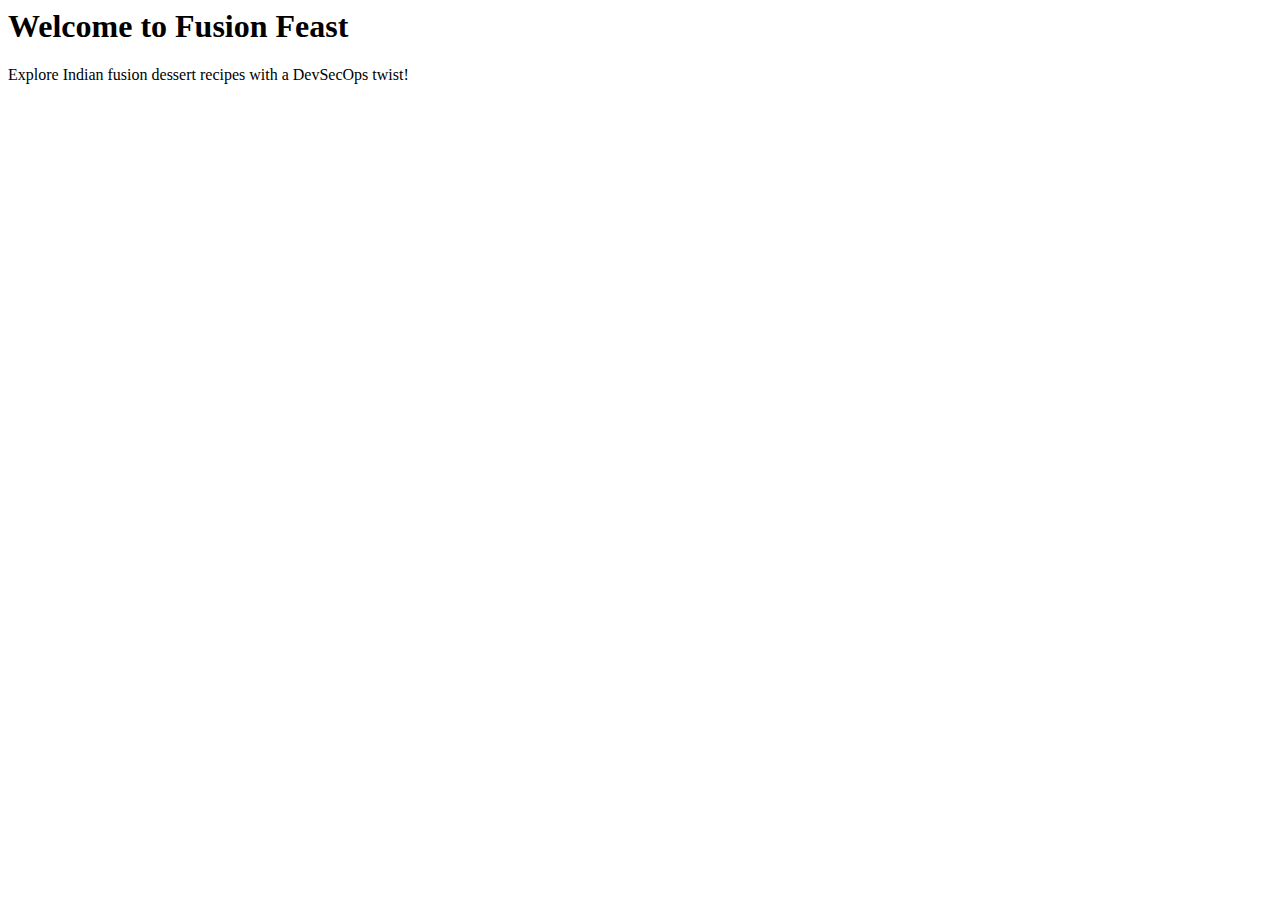
<file: website/index.html>
<!-- website/index.html -->
<html>
  <head><title>Fusion Feast</title></head>
  <body>
    <h1>Welcome to Fusion Feast</h1>
    <p>Explore Indian fusion dessert recipes with a DevSecOps twist!</p>
  </body>
</html>
</file>
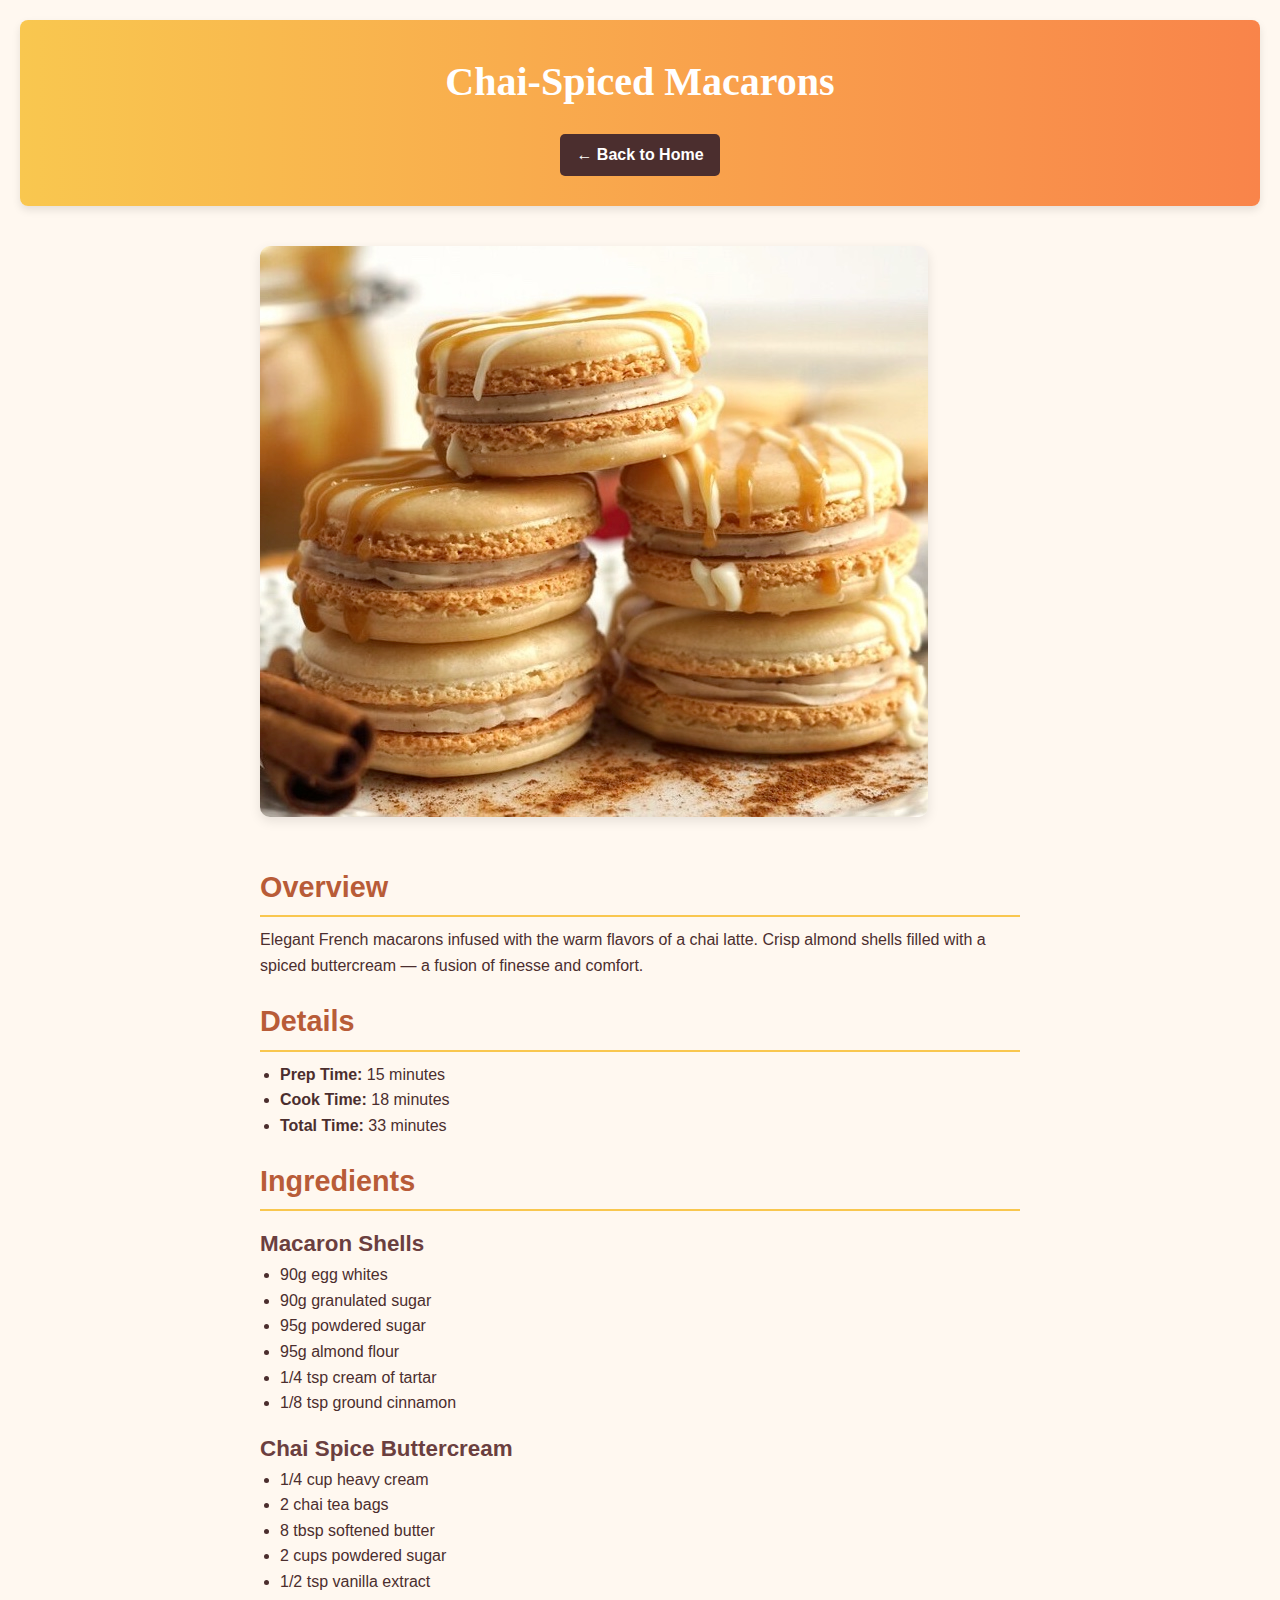
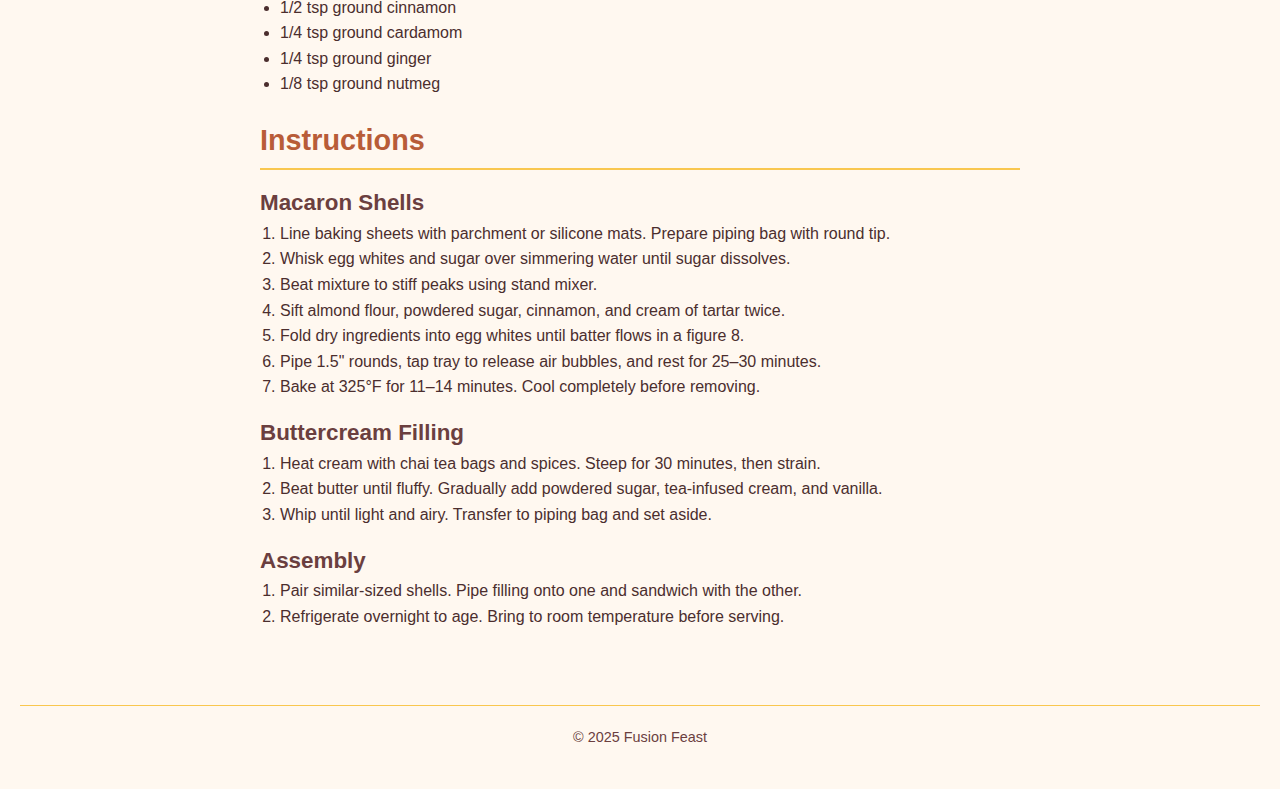
<file: website/recipes/chai-macarons.html>
<!DOCTYPE html>
<html lang="en">
<head>
  <meta charset="UTF-8" />
  <meta name="viewport" content="width=device-width, initial-scale=1.0" />
  <title>Chai-Spiced Macarons</title>
  <link rel="stylesheet" href="../style.css" />
</head>
<body>
  <header>
    <h1>Chai-Spiced Macarons</h1>
    <a href="../index.html">← Back to Home</a>
  </header>

  <main>
    <section class="recipe">
      <img src="../images/chai.jpg" alt="Chai Macrons" />
      <h2>Overview</h2>
      <p>Elegant French macarons infused with the warm flavors of a chai latte. Crisp almond shells filled with a spiced buttercream — a fusion of finesse and comfort.</p>

      <h2>Details</h2>
      <ul>
        <li><strong>Prep Time:</strong> 15 minutes</li>
        <li><strong>Cook Time:</strong> 18 minutes</li>
        <li><strong>Total Time:</strong> 33 minutes</li>
      </ul>

      <h2>Ingredients</h2>
      <h3>Macaron Shells</h3>
      <ul>
        <li>90g egg whites</li>
        <li>90g granulated sugar</li>
        <li>95g powdered sugar</li>
        <li>95g almond flour</li>
        <li>1/4 tsp cream of tartar</li>
        <li>1/8 tsp ground cinnamon</li>
      </ul>

      <h3>Chai Spice Buttercream</h3>
      <ul>
        <li>1/4 cup heavy cream</li>
        <li>2 chai tea bags</li>
        <li>8 tbsp softened butter</li>
        <li>2 cups powdered sugar</li>
        <li>1/2 tsp vanilla extract</li>
        <li>1/2 tsp ground cinnamon</li>
        <li>1/4 tsp ground cardamom</li>
        <li>1/4 tsp ground ginger</li>
        <li>1/8 tsp ground nutmeg</li>
      </ul>

      <h2>Instructions</h2>
      <h3>Macaron Shells</h3>
      <ol>
        <li>Line baking sheets with parchment or silicone mats. Prepare piping bag with round tip.</li>
        <li>Whisk egg whites and sugar over simmering water until sugar dissolves.</li>
        <li>Beat mixture to stiff peaks using stand mixer.</li>
        <li>Sift almond flour, powdered sugar, cinnamon, and cream of tartar twice.</li>
        <li>Fold dry ingredients into egg whites until batter flows in a figure 8.</li>
        <li>Pipe 1.5" rounds, tap tray to release air bubbles, and rest for 25–30 minutes.</li>
        <li>Bake at 325°F for 11–14 minutes. Cool completely before removing.</li>
      </ol>

      <h3>Buttercream Filling</h3>
      <ol>
        <li>Heat cream with chai tea bags and spices. Steep for 30 minutes, then strain.</li>
        <li>Beat butter until fluffy. Gradually add powdered sugar, tea-infused cream, and vanilla.</li>
        <li>Whip until light and airy. Transfer to piping bag and set aside.</li>
      </ol>

      <h3>Assembly</h3>
      <ol>
        <li>Pair similar-sized shells. Pipe filling onto one and sandwich with the other.</li>
        <li>Refrigerate overnight to age. Bring to room temperature before serving.</li>
      </ol>
    </section>
  </main>

  <footer>
    <p>© 2025 Fusion Feast</p>
  </footer>
</body>
</html>
</file>
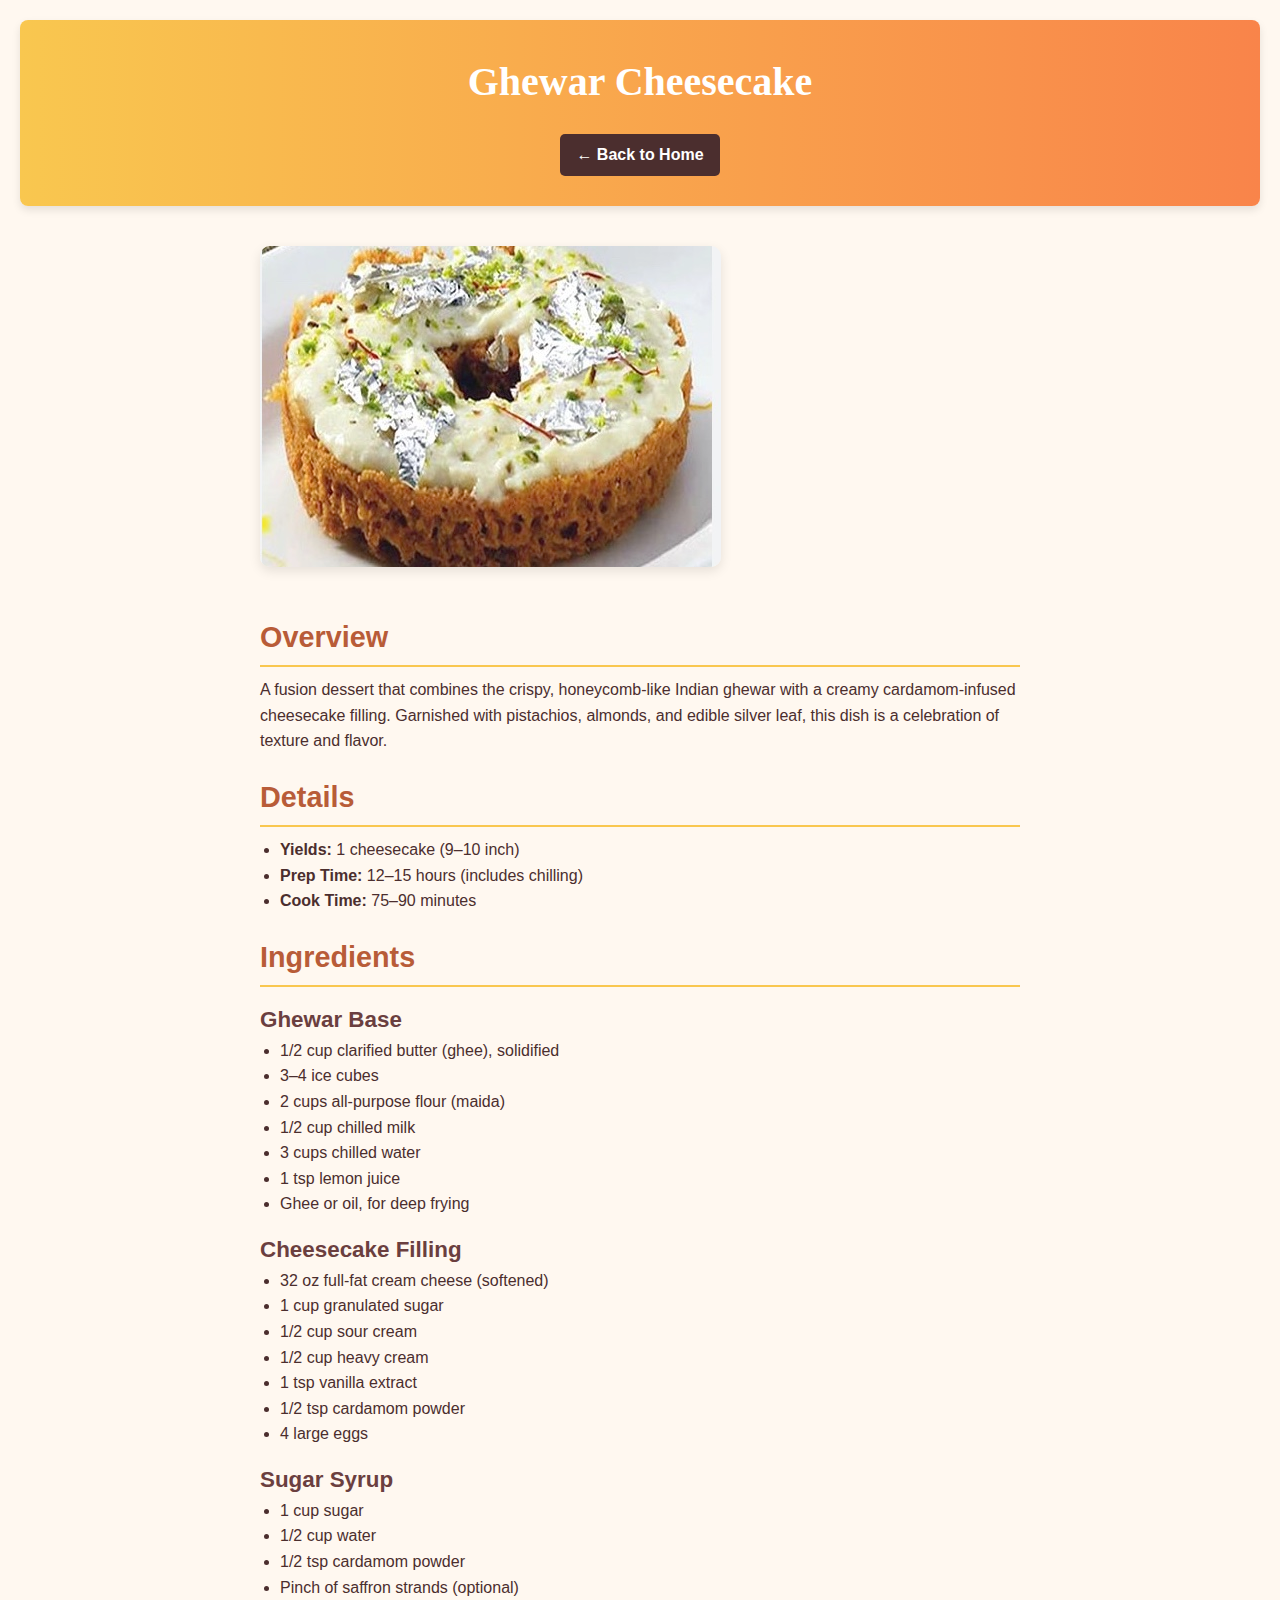
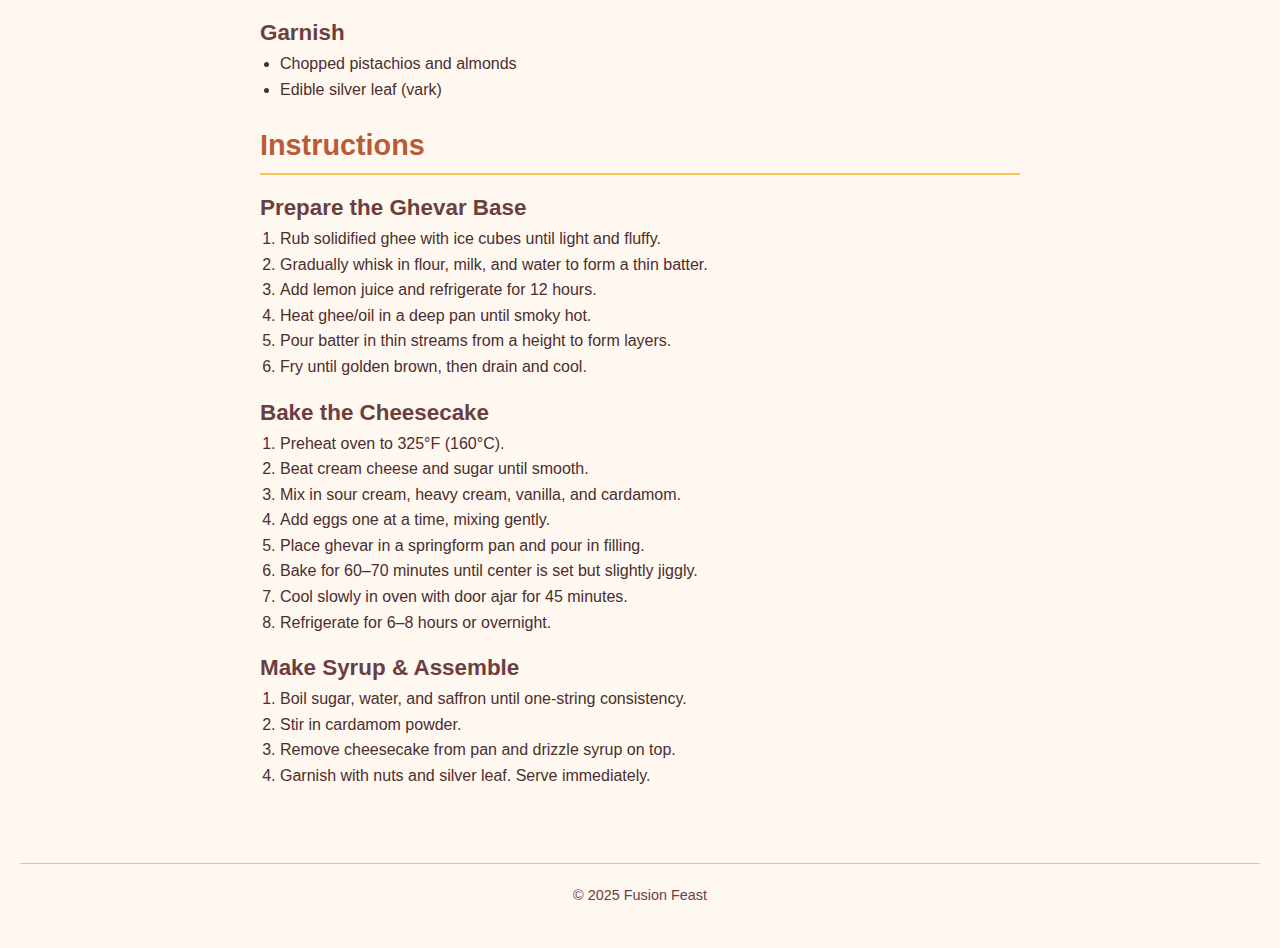
<file: website/recipes/ghewar-cheesecake.html>
<!DOCTYPE html>
<html lang="en">
<head>
  <meta charset="UTF-8" />
  <meta name="viewport" content="width=device-width, initial-scale=1.0" />
  <title>Ghewar Cheesecake</title>
  <link rel="stylesheet" href="../style.css" />
</head>
<body>
  <header>
    <h1>Ghewar Cheesecake</h1>
    <a href="../index.html">← Back to Home</a>
  </header>

  <main>
    <section class="recipe">
      <img src="../images/ghewar.jpg" alt="Ghewar Cheesecake" />
      <h2>Overview</h2>
      <p>A fusion dessert that combines the crispy, honeycomb-like Indian ghewar with a creamy cardamom-infused cheesecake filling. Garnished with pistachios, almonds, and edible silver leaf, this dish is a celebration of texture and flavor.</p>

      <h2>Details</h2>
      <ul>
        <li><strong>Yields:</strong> 1 cheesecake (9–10 inch)</li>
        <li><strong>Prep Time:</strong> 12–15 hours (includes chilling)</li>
        <li><strong>Cook Time:</strong> 75–90 minutes</li>
      </ul>

      <h2>Ingredients</h2>
      <h3>Ghewar Base</h3>
      <ul>
        <li>1/2 cup clarified butter (ghee), solidified</li>
        <li>3–4 ice cubes</li>
        <li>2 cups all-purpose flour (maida)</li>
        <li>1/2 cup chilled milk</li>
        <li>3 cups chilled water</li>
        <li>1 tsp lemon juice</li>
        <li>Ghee or oil, for deep frying</li>
      </ul>

      <h3>Cheesecake Filling</h3>
      <ul>
        <li>32 oz full-fat cream cheese (softened)</li>
        <li>1 cup granulated sugar</li>
        <li>1/2 cup sour cream</li>
        <li>1/2 cup heavy cream</li>
        <li>1 tsp vanilla extract</li>
        <li>1/2 tsp cardamom powder</li>
        <li>4 large eggs</li>
      </ul>

      <h3>Sugar Syrup</h3>
      <ul>
        <li>1 cup sugar</li>
        <li>1/2 cup water</li>
        <li>1/2 tsp cardamom powder</li>
        <li>Pinch of saffron strands (optional)</li>
      </ul>

      <h3>Garnish</h3>
      <ul>
        <li>Chopped pistachios and almonds</li>
        <li>Edible silver leaf (vark)</li>
      </ul>

      <h2>Instructions</h2>
      <h3>Prepare the Ghevar Base</h3>
      <ol>
        <li>Rub solidified ghee with ice cubes until light and fluffy.</li>
        <li>Gradually whisk in flour, milk, and water to form a thin batter.</li>
        <li>Add lemon juice and refrigerate for 12 hours.</li>
        <li>Heat ghee/oil in a deep pan until smoky hot.</li>
        <li>Pour batter in thin streams from a height to form layers.</li>
        <li>Fry until golden brown, then drain and cool.</li>
      </ol>

      <h3>Bake the Cheesecake</h3>
      <ol>
        <li>Preheat oven to 325°F (160°C).</li>
        <li>Beat cream cheese and sugar until smooth.</li>
        <li>Mix in sour cream, heavy cream, vanilla, and cardamom.</li>
        <li>Add eggs one at a time, mixing gently.</li>
        <li>Place ghevar in a springform pan and pour in filling.</li>
        <li>Bake for 60–70 minutes until center is set but slightly jiggly.</li>
        <li>Cool slowly in oven with door ajar for 45 minutes.</li>
        <li>Refrigerate for 6–8 hours or overnight.</li>
      </ol>

      <h3>Make Syrup & Assemble</h3>
      <ol>
        <li>Boil sugar, water, and saffron until one-string consistency.</li>
        <li>Stir in cardamom powder.</li>
        <li>Remove cheesecake from pan and drizzle syrup on top.</li>
        <li>Garnish with nuts and silver leaf. Serve immediately.</li>
      </ol>
    </section>
  </main>

  <footer>
    <p>© 2025 Fusion Feast</p>
  </footer>
</body>
</html>
</file>
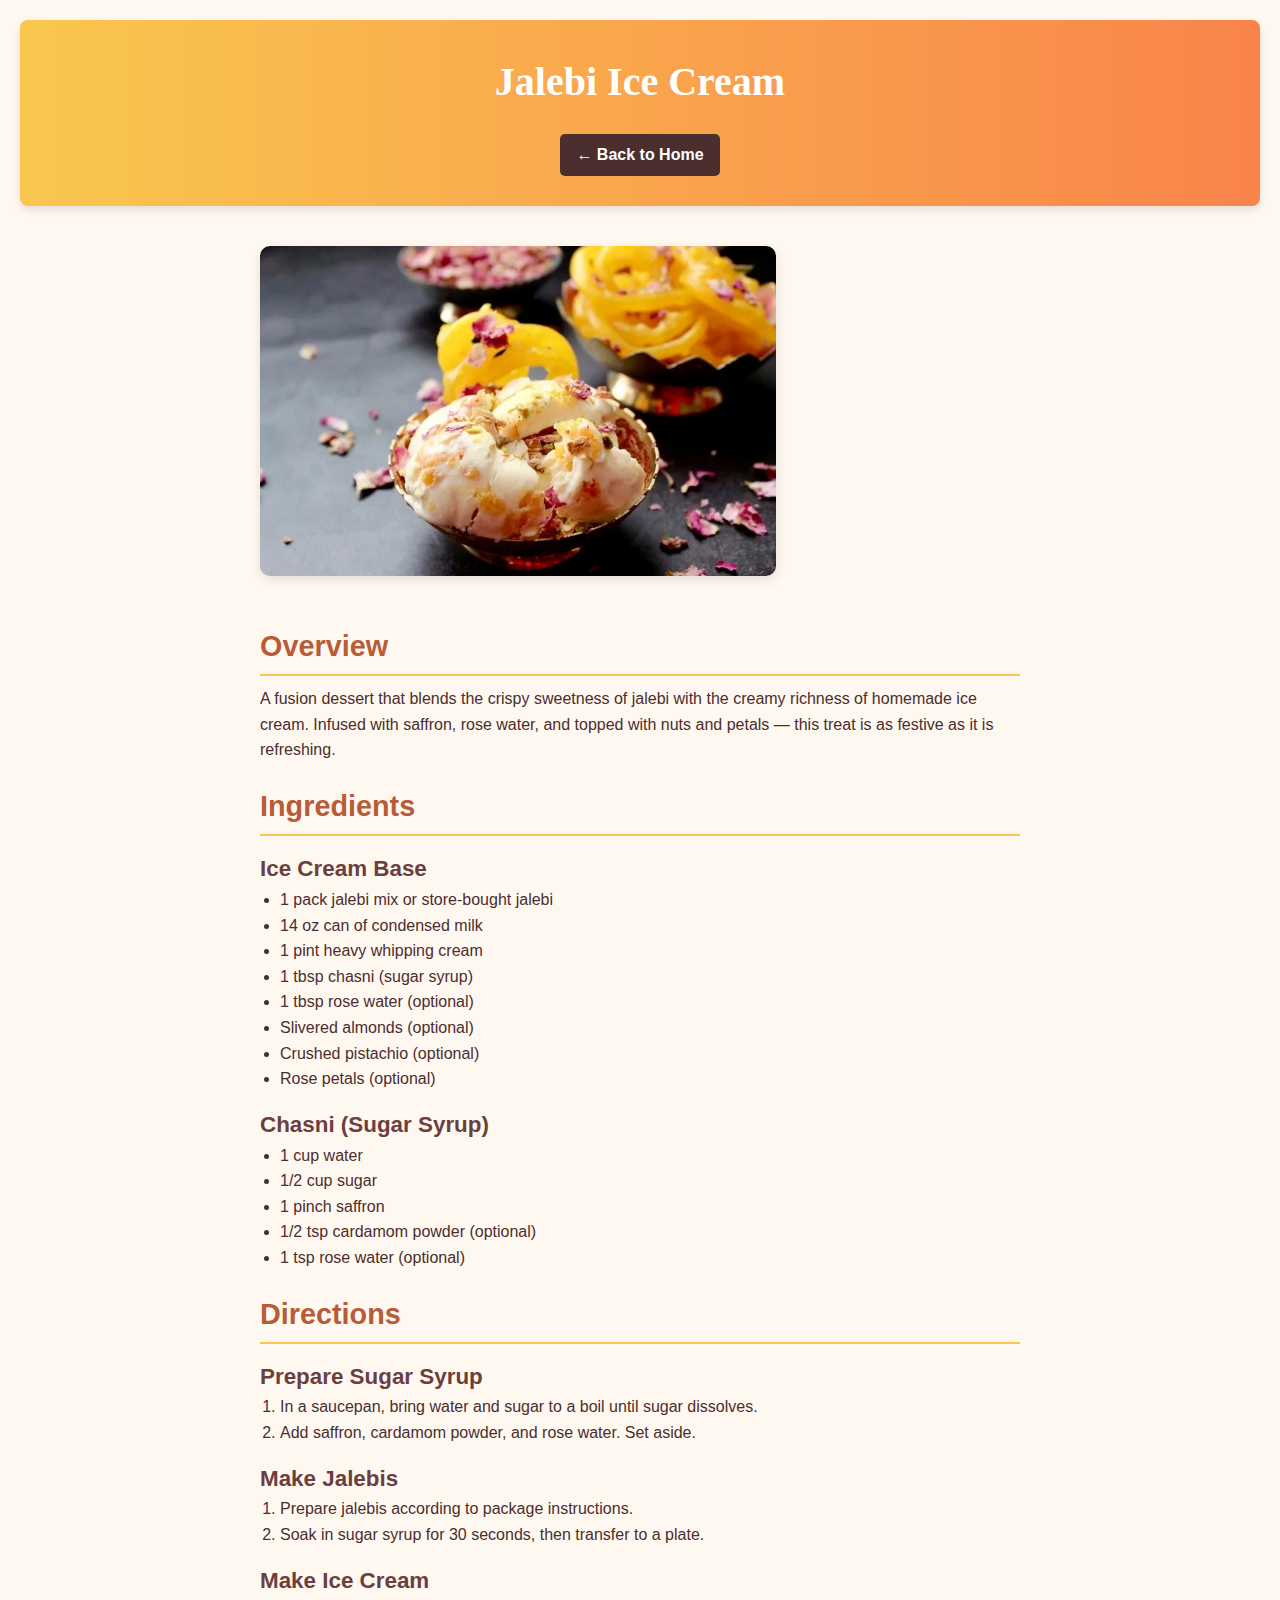
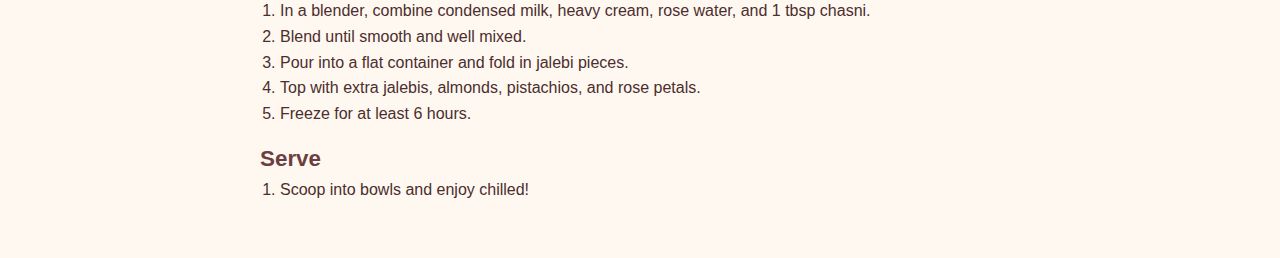
<file: website/recipes/jalebi-ice-cream.html>
<!DOCTYPE html>
<html lang="en">
<head>
  <meta charset="UTF-8" />
  <meta name="viewport" content="width=device-width, initial-scale=1.0" />
  <title>Jalebi Ice Cream</title>
  <link rel="stylesheet" href="../style.css" />
</head>
<body>
  <header>
    <h1>Jalebi Ice Cream</h1>
    <a href="../index.html">← Back to Home</a>
  </header>

  <main>
    <section class="recipe">
      <img src="../images/jalebi.jpg" alt="Jalebi Ice Cream" />
      <h2>Overview</h2>
      <p>A fusion dessert that blends the crispy sweetness of jalebi with the creamy richness of homemade ice cream. Infused with saffron, rose water, and topped with nuts and petals — this treat is as festive as it is refreshing.</p>

      <h2>Ingredients</h2>
      <h3>Ice Cream Base</h3>
      <ul>
        <li>1 pack jalebi mix or store-bought jalebi</li>
        <li>14 oz can of condensed milk</li>
        <li>1 pint heavy whipping cream</li>
        <li>1 tbsp chasni (sugar syrup)</li>
        <li>1 tbsp rose water (optional)</li>
        <li>Slivered almonds (optional)</li>
        <li>Crushed pistachio (optional)</li>
        <li>Rose petals (optional)</li>
      </ul>

      <h3>Chasni (Sugar Syrup)</h3>
      <ul>
        <li>1 cup water</li>
        <li>1/2 cup sugar</li>
        <li>1 pinch saffron</li>
        <li>1/2 tsp cardamom powder (optional)</li>
        <li>1 tsp rose water (optional)</li>
      </ul>

      <h2>Directions</h2>
      <h3>Prepare Sugar Syrup</h3>
      <ol>
        <li>In a saucepan, bring water and sugar to a boil until sugar dissolves.</li>
        <li>Add saffron, cardamom powder, and rose water. Set aside.</li>
      </ol>

      <h3>Make Jalebis</h3>
      <ol>
        <li>Prepare jalebis according to package instructions.</li>
        <li>Soak in sugar syrup for 30 seconds, then transfer to a plate.</li>
      </ol>

      <h3>Make Ice Cream</h3>
      <ol>
        <li>In a blender, combine condensed milk, heavy cream, rose water, and 1 tbsp chasni.</li>
        <li>Blend until smooth and well mixed.</li>
        <li>Pour into a flat container and fold in jalebi pieces.</li>
        <li>Top with extra jalebis, almonds, pistachios, and rose petals.</li>
        <li>Freeze for at least 6 hours.</li>
      </ol>

      <h3>Serve</h3>
      <ol>
        <li>Scoop into bowls and enjoy chilled!</li>
      </ol>
    </section>
</file>
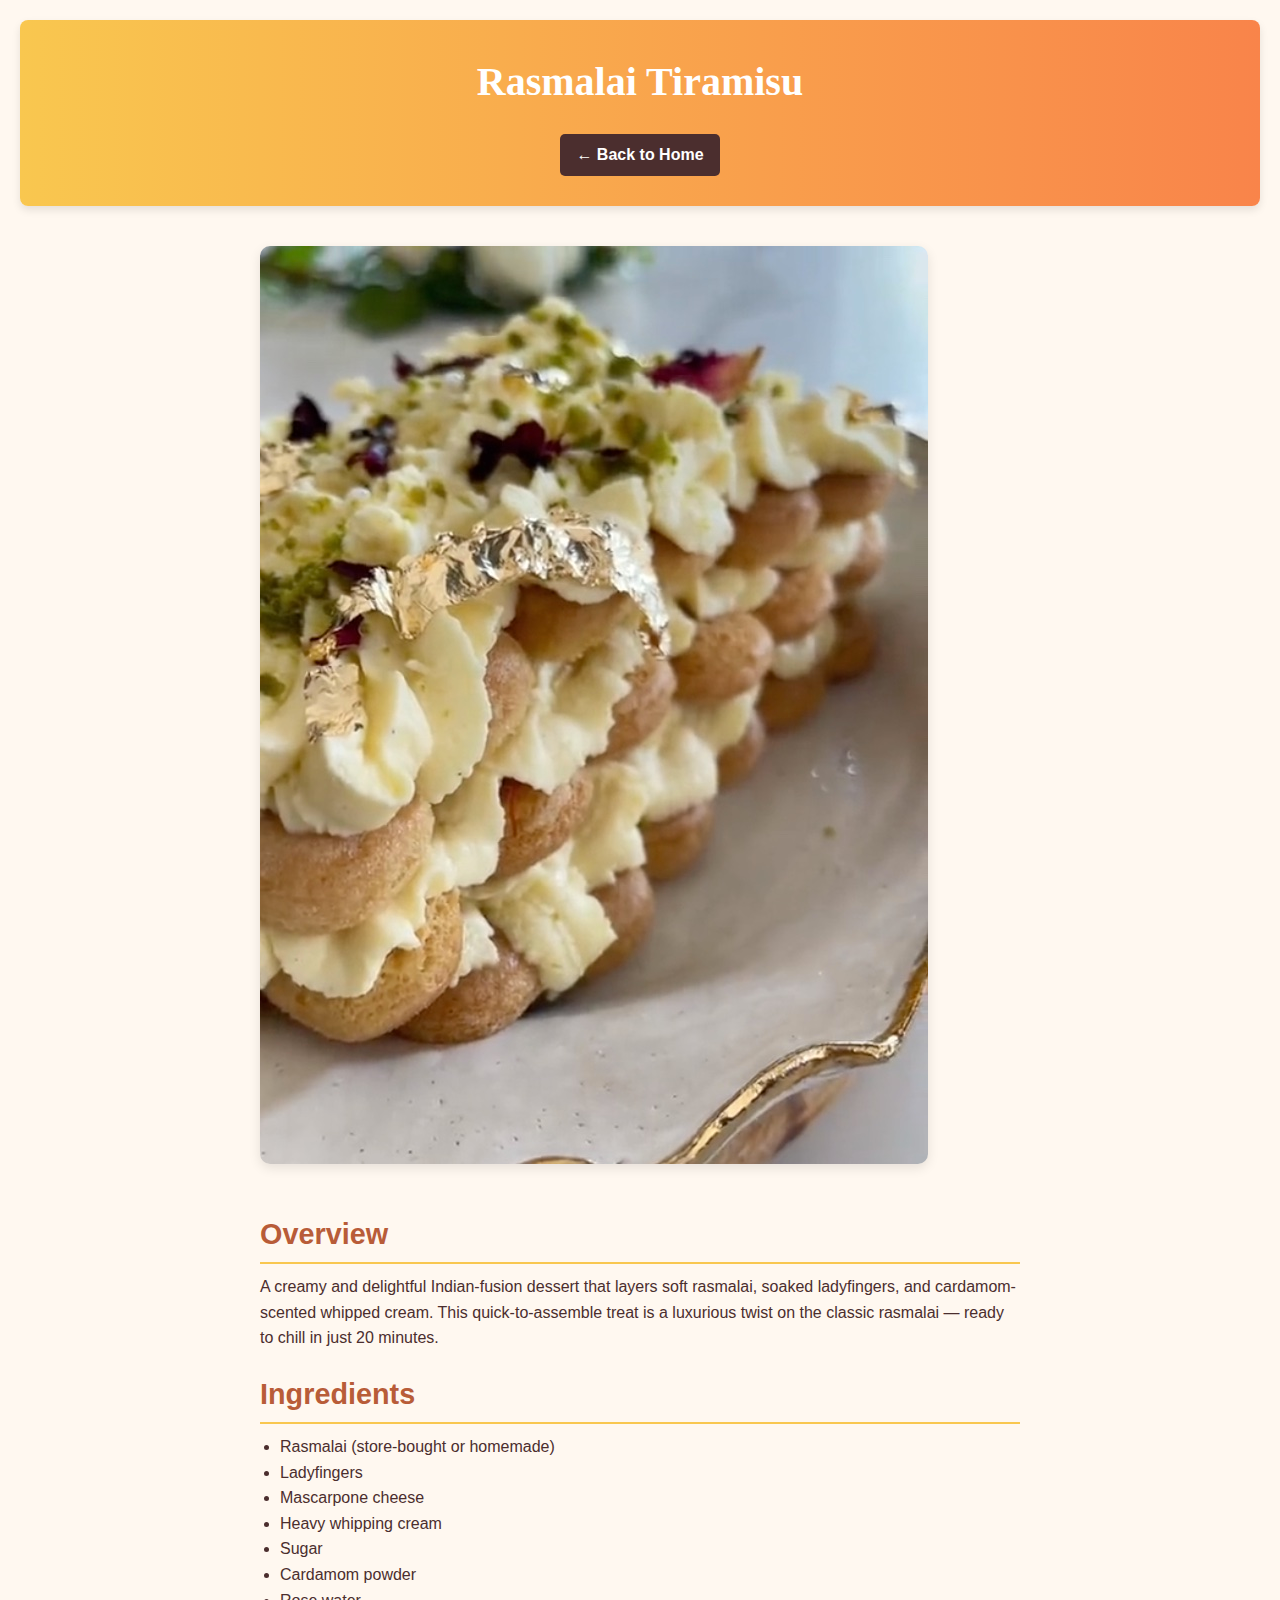
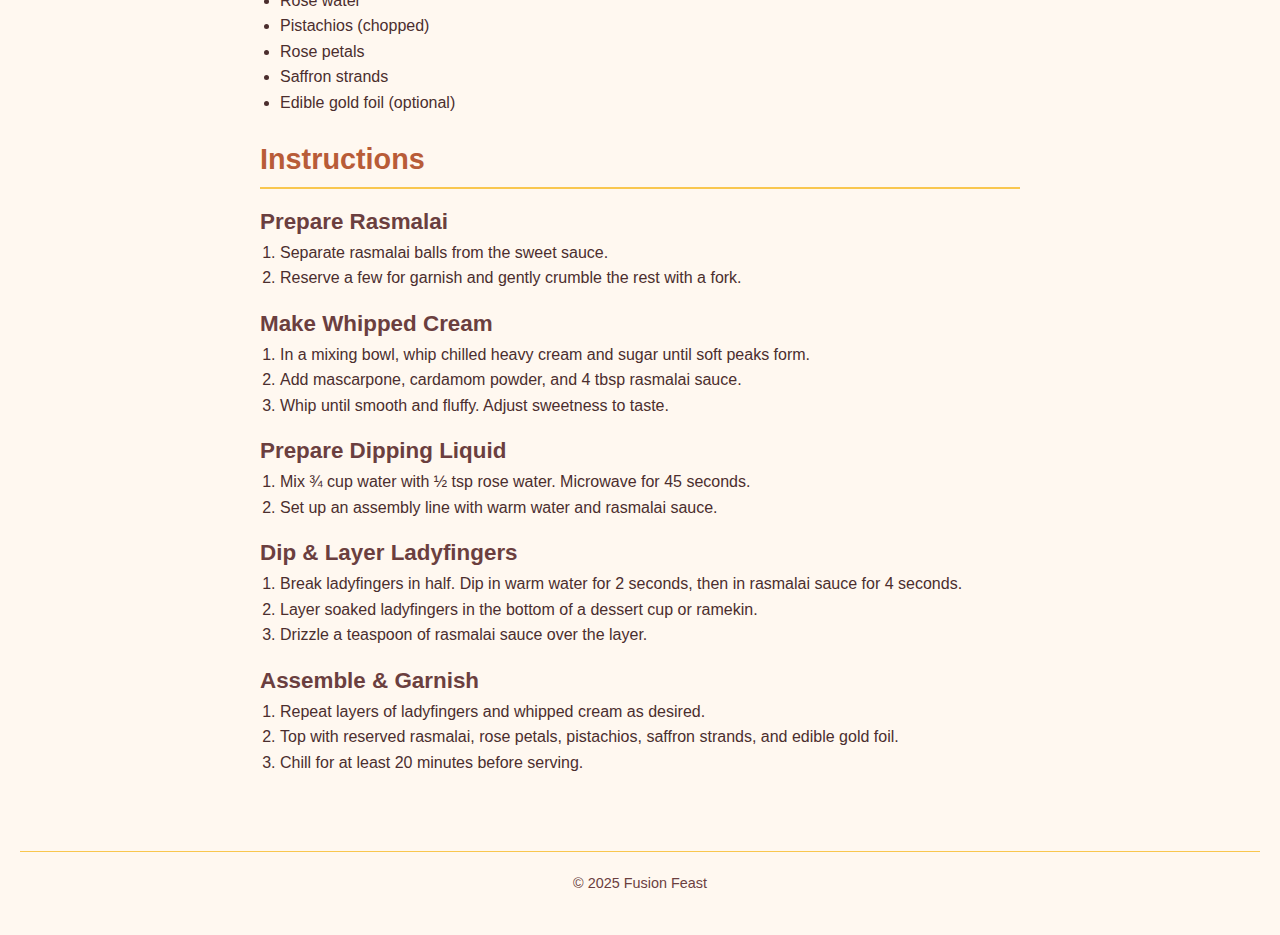
<file: website/recipes/rasmalai-tiramisu.html>
<!DOCTYPE html>
<html lang="en">
<head>
  <meta charset="UTF-8" />
  <meta name="viewport" content="width=device-width, initial-scale=1.0" />
  <title>Rasmalai Tiramisu</title>
  <link rel="stylesheet" href="../style.css" />
</head>
<body>
  <header>
    <h1>Rasmalai Tiramisu</h1>
    <a href="../index.html">← Back to Home</a>
  </header>

  <main>
    <section class="recipe">
      <img src="../images/rasmalai.jpg" alt="Rasmalai Tiramisu" />
      <h2>Overview</h2>
      <p>A creamy and delightful Indian-fusion dessert that layers soft rasmalai, soaked ladyfingers, and cardamom-scented whipped cream. This quick-to-assemble treat is a luxurious twist on the classic rasmalai — ready to chill in just 20 minutes.</p>

      <h2>Ingredients</h2>
      <ul>
        <li>Rasmalai (store-bought or homemade)</li>
        <li>Ladyfingers</li>
        <li>Mascarpone cheese</li>
        <li>Heavy whipping cream</li>
        <li>Sugar</li>
        <li>Cardamom powder</li>
        <li>Rose water</li>
        <li>Pistachios (chopped)</li>
        <li>Rose petals</li>
        <li>Saffron strands</li>
        <li>Edible gold foil (optional)</li>
      </ul>

      <h2>Instructions</h2>
      <h3>Prepare Rasmalai</h3>
      <ol>
        <li>Separate rasmalai balls from the sweet sauce.</li>
        <li>Reserve a few for garnish and gently crumble the rest with a fork.</li>
      </ol>

      <h3>Make Whipped Cream</h3>
      <ol>
        <li>In a mixing bowl, whip chilled heavy cream and sugar until soft peaks form.</li>
        <li>Add mascarpone, cardamom powder, and 4 tbsp rasmalai sauce.</li>
        <li>Whip until smooth and fluffy. Adjust sweetness to taste.</li>
      </ol>

      <h3>Prepare Dipping Liquid</h3>
      <ol>
        <li>Mix ¾ cup water with ½ tsp rose water. Microwave for 45 seconds.</li>
        <li>Set up an assembly line with warm water and rasmalai sauce.</li>
      </ol>

      <h3>Dip & Layer Ladyfingers</h3>
      <ol>
        <li>Break ladyfingers in half. Dip in warm water for 2 seconds, then in rasmalai sauce for 4 seconds.</li>
        <li>Layer soaked ladyfingers in the bottom of a dessert cup or ramekin.</li>
        <li>Drizzle a teaspoon of rasmalai sauce over the layer.</li>
      </ol>

      <h3>Assemble & Garnish</h3>
      <ol>
        <li>Repeat layers of ladyfingers and whipped cream as desired.</li>
        <li>Top with reserved rasmalai, rose petals, pistachios, saffron strands, and edible gold foil.</li>
        <li>Chill for at least 20 minutes before serving.</li>
      </ol>
    </section>
  </main>

  <footer>
    <p>© 2025 Fusion Feast</p>
  </footer>
</body>
</html>
</file>
<file: website/style.css>
/* Base Reset */
* {
  margin: 0;
  padding: 0;
  box-sizing: border-box;
}

/* Body Styling */
body {
  font-family: 'Segoe UI', 'Helvetica Neue', sans-serif;
  background-color: #fff8f0;
  color: #4b2e2e;
  line-height: 1.6;
  padding: 20px;
}

/* Header */
header {
  text-align: center;
  padding: 30px 0;
  background: linear-gradient(to right, #f9c74f, #f9844a);
  color: #fff;
  border-radius: 8px;
  box-shadow: 0 4px 8px rgba(0,0,0,0.1);
}

header h1 {
  font-size: 2.5rem;
  margin-bottom: 10px;
  font-family: 'Georgia', serif;
}

header p {
  font-size: 1.2rem;
  font-style: italic;
}

/* Navigation Link */
header a {
  display: inline-block;
  margin-top: 10px;
  color: #fff;
  text-decoration: none;
  font-weight: bold;
  background-color: #4b2e2e;
  padding: 8px 16px;
  border-radius: 5px;
}

header a:hover {
  background-color: #6b3f3f;
}

/* Main Content */
main {
  max-width: 800px;
  margin: 0 auto;
  padding: 20px;
}

/* Section Titles */
.recipe h2 {
  font-size: 1.8rem;
  margin: 20px 0 10px;
  color: #b85c38;
  border-bottom: 2px solid #f9c74f;
  padding-bottom: 5px;
}

/* Subtitles */
.recipe h3 {
  font-size: 1.4rem;
  margin-top: 15px;
  color: #6b3f3f;
}

/* Lists */
.recipe ul {
  list-style-type: disc;
  margin-left: 20px;
  margin-bottom: 15px;
}

.recipe ol {
  margin-left: 20px;
  margin-bottom: 15px;
}

/* Paragraphs */
.recipe p {
  margin-bottom: 15px;
}

/* Footer */
footer {
  text-align: center;
  margin-top: 40px;
  padding: 20px;
  font-size: 0.9rem;
  color: #6b3f3f;
  border-top: 1px solid #f9c74f;
}

/* Images (for future use) */
.recipe img {
  max-width: 100%;
  border-radius: 10px;
  margin: 20px 0;
  box-shadow: 0 4px 12px rgba(0,0,0,0.1);
}

/* Featured Recipe List */
.featured ul {
  list-style: none;
  padding: 0;
}

.featured ul li {
  margin: 10px 0;
}

.featured ul li a {
  text-decoration: none;
  color: #b85c38;
  font-weight: bold;
  font-size: 1.1rem;
}

.featured ul li a:hover {
  color: #6b3f3f;
  text-decoration: underline;
}
</file>
